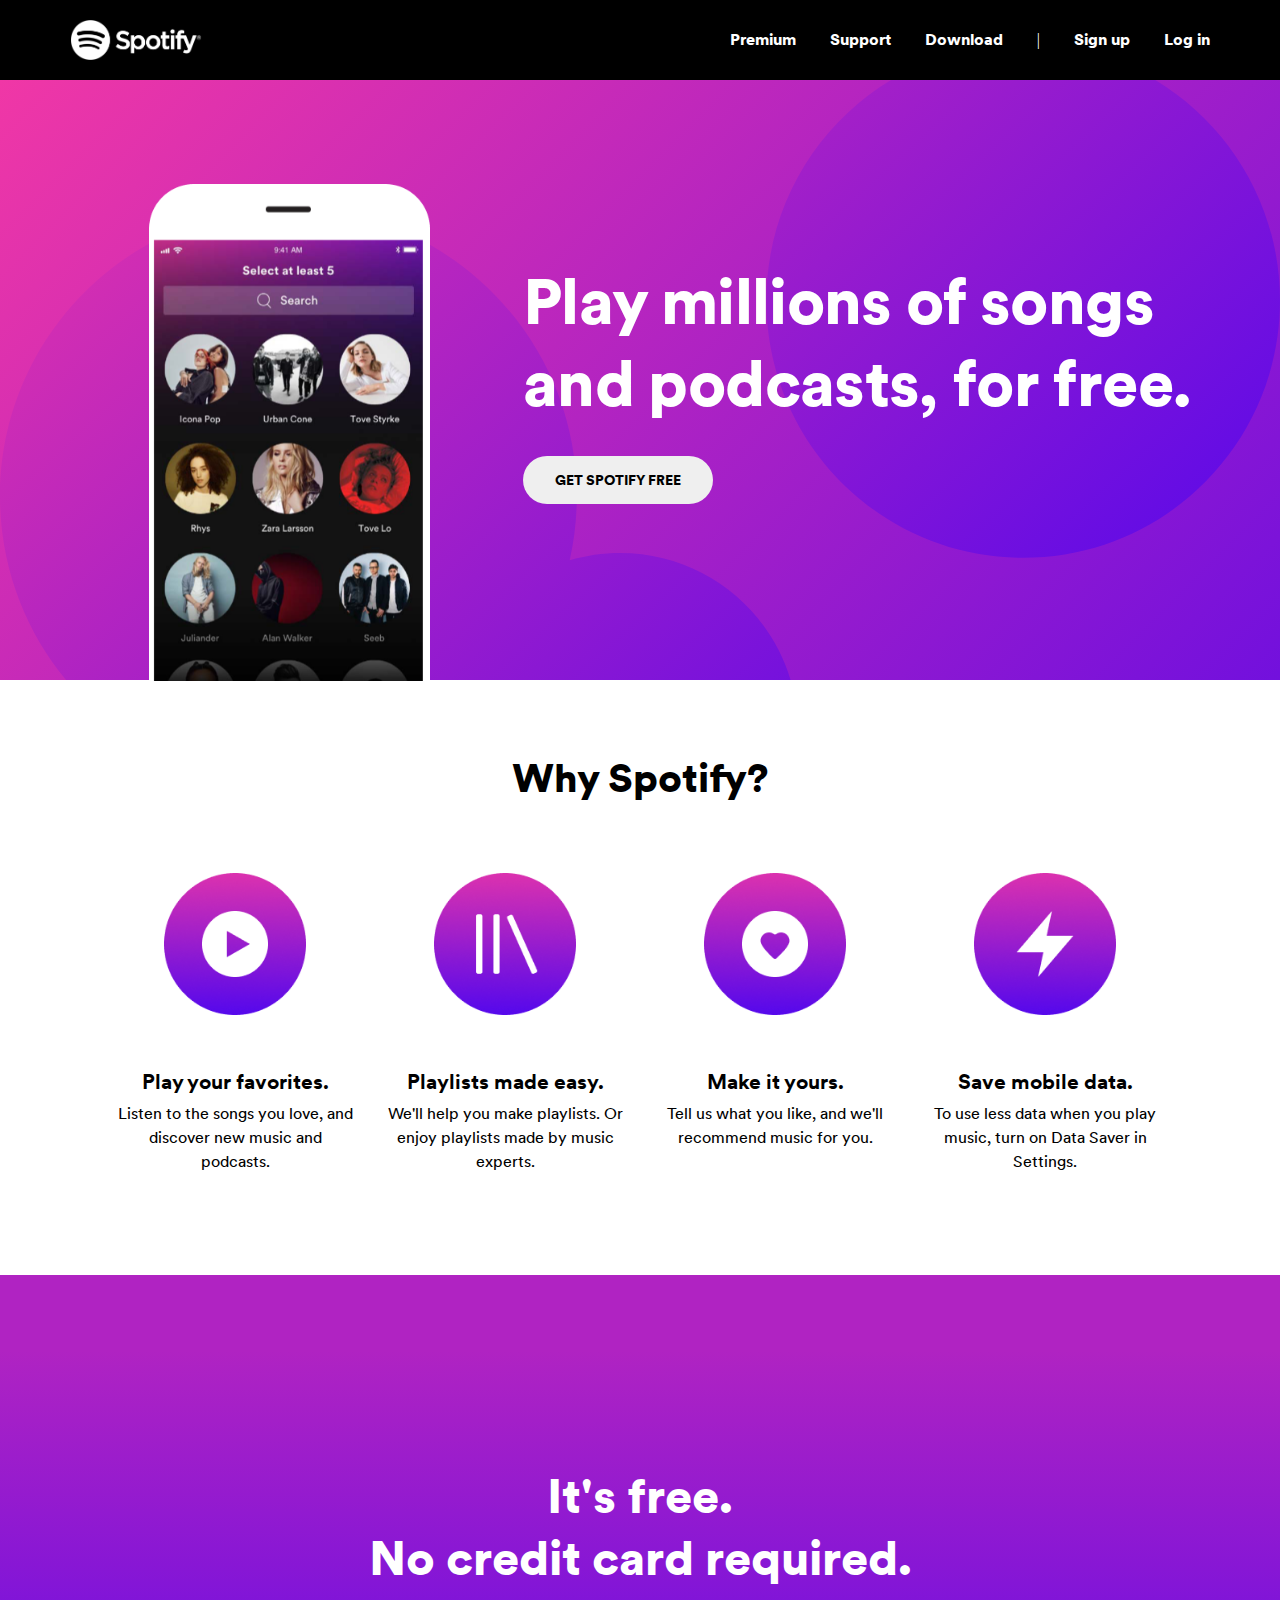
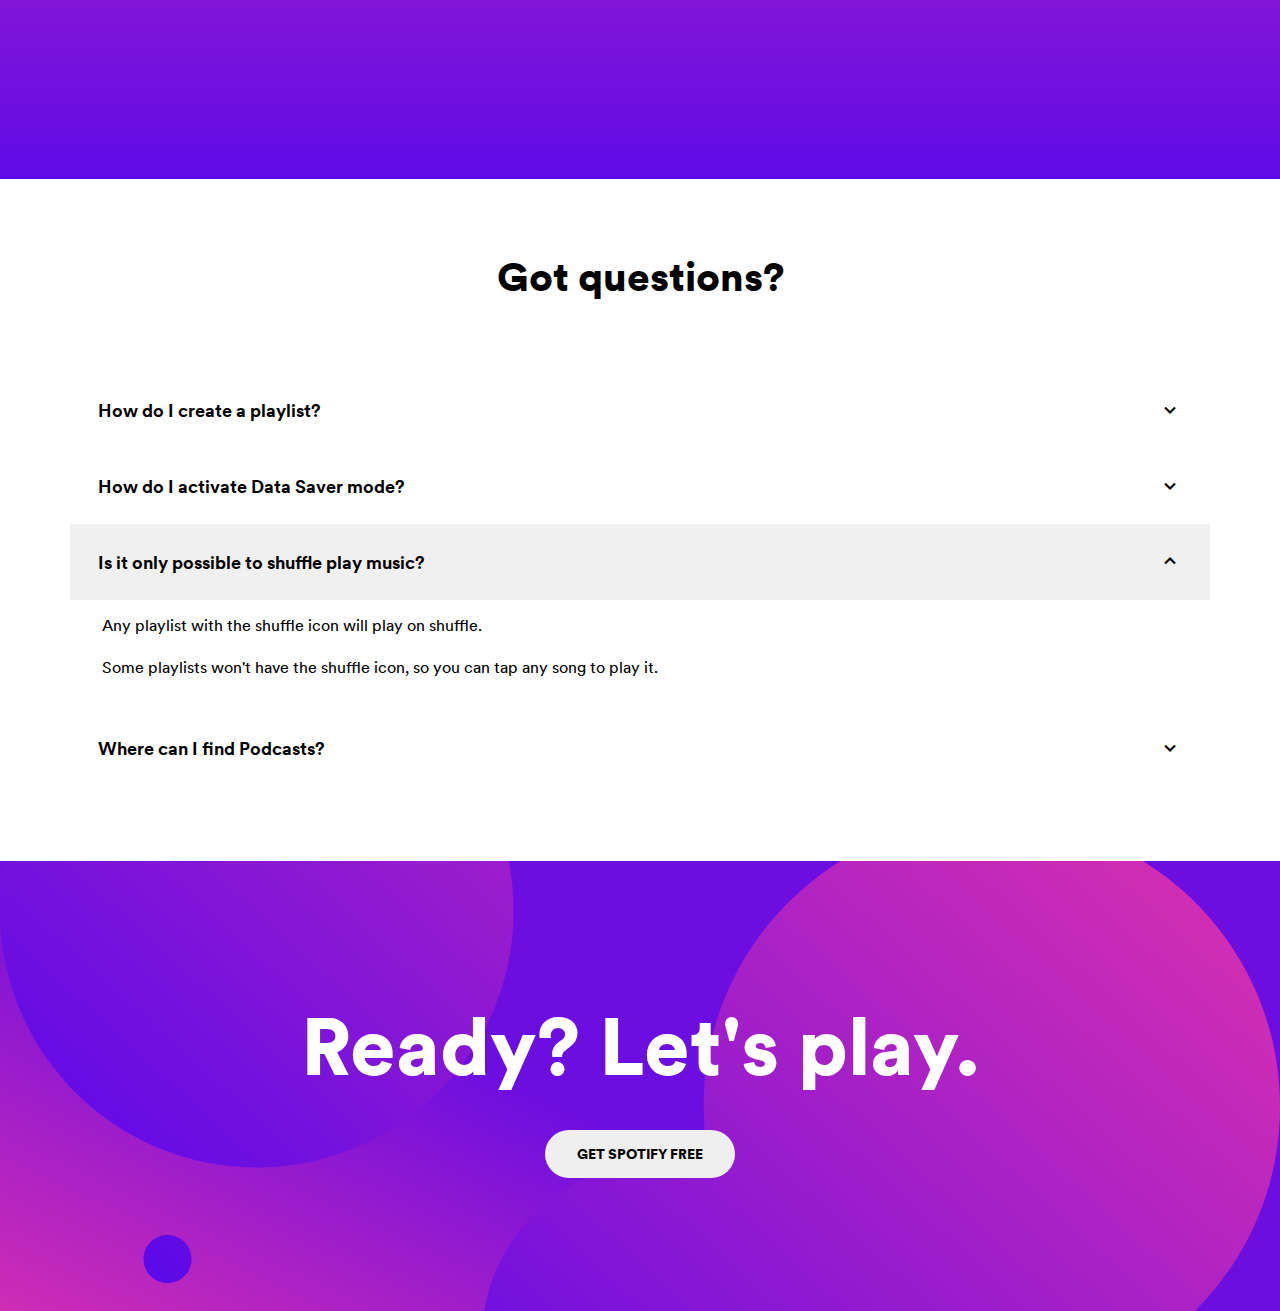
<file: index.html>
<!DOCTYPE html>
<html lang="en">

<head>
    <meta charset="UTF-8">
    <meta http-equiv="X-UA-Compatible" content="IE=edge">
    <meta name="viewport" content="width=device-width, initial-scale=1.0">
    <title>Play free on mobile - Spotify - Spotify (IN)</title>
    <link rel="stylesheet" href="styles.css">
    <link href='https://unpkg.com/boxicons@2.1.2/css/boxicons.min.css' rel='stylesheet'>
</head>

<body>
    <nav>
        <div class="navBar">
            <img class="logo" src="assets/spotify logo.png"></img>
            <div class="hamburger">
                <i class='bx bx-menu' style='color:#ffffff'></i>
            </div>
            <ul class="navList">
                <li class="navItems">Premium</li>
                <li class="navItems">Support</li>
                <li class="navItems">Download</li>
                <li class="navItems line">|</li>
                <li class="navItems">Sign up</li>
                <li class="navItems lastItem">Log in</li>
            </ul>
        </div>
    </nav>

    <section class="heroSection">
        <div class="heroWidth">
            <div class="phoneDiv">
                <img class="phoneImg" src="assets/mobie-screen-1.png">
            </div>
            <div class="heroDiv">
                <h1 class="heroContent font-medium">Play millions of songs and podcasts, for free.</h1>
                <button>Get spotify free</button>
            </div>
        </div>

    </section>

    <section class="featuresSection">
        <h1 class="heading">Why Spotify?</h1>
        <div class="featureDiv">
            <div class="feature">
                <img src="assets/play-btn.png" alt="" class="featureImg">
                <div class="featureInfo">
                    <p class="featureHeading font-bold">Play your favorites.</p>
                    <p class="featureContent font-light">Listen to the songs you love, and discover new music and
                        podcasts.</p>
                </div>
            </div>
            <div class="feature">
                <img src="assets/library-btn.png" alt="" class="featureImg">
                <div class="featureInfo">
                    <p class="featureHeading font-bold">Playlists made easy.</p>
                    <p class="featureContent font-light">We'll help you make playlists. Or enjoy playlists made by music
                        experts.
                    </p>
                </div>
            </div>
            <div class="feature">
                <img src="assets/like-btn.png" alt="" class="featureImg">
                <div class="featureInfo">
                    <p class="featureHeading font-bold">Make it yours.</p>
                    <p class="featureContent font-light">Tell us what you like, and we'll recommend music for you.</p>
                </div>
            </div>
            <div class="feature">
                <img src="assets/data-btn.png" alt="" class="featureImg">
                <div class="featureInfo">
                    <p class="featureHeading font-bold">Save mobile data.</p>
                    <p class="featureContent font-light">To use less data when you play music, turn on Data Saver in
                        Settings.</p>
                </div>
            </div>
        </div>
    </section>

    <section class="">
        <div class="freeSection">
            <img src="assets/mobile-screen-2.png" alt="" class="mobileScreen2">
            <div class="glare"></div>
        </div>

        <div class="freeInfo">
            <h2 class="freeContent font-medium">It's free.<br>No credit card required.</h2>
        </div>
    </section>

    <section class="faqSection">
        <h1 class="heading">Got questions?</h1>

        <div class="questionsDiv">
            <p class="question font-bold">How do I create a playlist?</p>
            <i class='bx bx-chevron-down'></i>
        </div>
        <div class="questionsDiv">
            <p class="question font-bold">How do I activate Data Saver mode?</p>
            <i class='bx bx-chevron-down'></i>
        </div>
        <div class="faqDiv">
            <div class="questionsDiv active">
                <p class="question font-bold">Is it only possible to shuffle play music?</p>
                <i class='bx bx-chevron-up'></i>
            </div>
            <p class="answer font-light">Any playlist with the shuffle icon will play on shuffle.<br><br>Some playlists
                won't have
                the
                shuffle icon, so you can tap any song to play it.</p>
        </div>
        <div class="questionsDiv">
            <p class="question font-bold">Where can I find Podcasts?</p>
            <i class='bx bx-chevron-down'></i>
        </div>

    </section>

    <section class="readySection">
        <h1 class="readyContent font-medium">Ready? Let's play.</h1>
        <button>Get spotify free</button>
    </section>
</body>

</html>
</file>
<file: styles.css>
@font-face {
  font-family: spotify-bold;
  src: url(fonts/CircularSpotify-UI-Latin-OS2v3-Bold.woff2);
}
@font-face {
  font-family: spotify-medium;
  src: url(fonts/CircularSpotify-UI-Latin-OS2v3-Black.woff2);
}
@font-face {
  font-family: spotify-light;
  src: url(fonts/CircularSpotify-UI-Latin-OS2v3-Book.woff2);
}

* {
  margin: 0;
  padding: 0;
  box-sizing: border-box;
}

html {
  font-family: spotify, Helvetica, Arial, sans-serif;
}

li {
  list-style: none;
}

body {
  font-size: 2rem;
}

a {
  text-decoration: none;
  display: inline-block;
}

img {
  width: 100%;
  display: inline-block;
}

nav {
  background-color: #000;
}

.navBar {
  height: 54px;
  max-width: 750px;
  margin: 0 auto;
  display: flex;
  justify-content: space-between;
  align-items: center;
  padding: 0 15px;
}

.navList {
  display: none;
}

button {
  padding: 14px 32px;
  text-transform: uppercase;
  border-radius: 50px;
  border: 0;
  font-size: 14px;
  line-height: 20px;
  font-weight: 700;
  font-family: spotify-medium;
}

button:hover {
  cursor: pointer;
  transform: scale(1.04);
}

.font-light {
  font-family: spotify-light;
}

.font-medium {
  font-family: spotify-medium;
}

.font-bold {
  font-family: spotify-bold;
}

/******** NAV SECTION ********/

.logo {
  height: 27px;
  width: 89px;
}

.hamburger {
  width: 32px;
  height: 32px;
}

/******** HERO SECTION ********/

.heroSection {
  background: url(/assets/bubbles-mobile.svg) center center / 100% 927px
      no-repeat,
    linear-gradient(-45deg, rgb(108, 14, 224) -5%, rgb(240, 55, 166))
      rgb(108, 14, 224);
  min-height: 425px;
  padding: 80px 15px 70px;
}

.heroContent {
  color: #fff;
  font-size: 48px;
  margin-bottom: 32px;
}

.phoneDiv {
  display: none;
}

/******** FEATURE SECTION ********/

.featuresSection {
  padding: 35px 15px;
}

.heading {
  text-align: center;
  font-size: 28px;
  font-family: spotify-medium;
  margin-bottom: 32px;
  line-height: 32px;
}

.feature {
  display: flex;
  justify-content: flex-start;
  align-items: flex-start;
  height: 142px;
  margin-bottom: 20px;
}

.featureImg {
  aspect-ratio: 1;
  width: 30%;
  max-width: 115.83px;
  height: auto;
  margin-right: 20px;
}

.featureInfo {
  width: 63%;
  padding: 16px 0;
}

.featureHeading {
  font-size: 21px;
  margin-bottom: 10px;
  line-height: 21px;
}

.featureContent {
  font-size: 16px;
  line-height: 1.5;
}

/******** FREE SECTION ********/

.freeSection {
  background: url(/assets/bubbles-phone-mobile.svg) center top 16px / 506px
      512px no-repeat,
    white;
  background-position: center top 16px;
  background-repeat: no-repeat;
  height: 320px;
  display: flex;
  justify-content: center;
  align-items: center;
  flex-direction: column;
}

.mobileScreen2 {
  width: 250px;
  height: auto;
  box-shadow: 0px 0px 3px 2px rgba(0, 0, 0, 0.3);
  border-radius: 35px 35px 0 0;
}

.glare {
  width: 100%;
  height: 78px;
  background: linear-gradient(transparent, rgb(176, 35, 194));
  z-index: 10;
  margin-top: -75px;
}

.freeInfo {
  background: linear-gradient(rgb(176, 35, 194) 15%, rgb(96, 11, 231));
  padding: 70px 15px 80px;
}

.freeContent {
  color: #fff;
  font-size: 32px;
  text-align: center;
}

/******** FAQ SECTION ********/

.faqSection {
  padding: 35px 15px;
}

.faqDiv {
  font-size: 18px;
  font-weight: 900;
}

.questionsDiv {
  display: flex;
  justify-content: space-between;
  align-items: center;
  padding: 26px 28px;
}

.questionsDiv:hover {
  background-color: #f0f0f0;
  cursor: pointer;
}

.questionsDiv:hover .question {
  text-decoration: underline;
}

.active {
  background-color: #f0f0f0;
}

.question {
  padding-right: 10px;
  font-size: 18px;
}

.questionsDiv i {
  font-size: 24px;
}

.answer {
  padding: 15px 32px 32px;
  font-weight: 400;
  font-size: 16px;
}

.readySection {
  background: url(/assets/lets-play.svg) center center / 100% no-repeat,
    linear-gradient(-155deg, rgb(108, 14, 224) 55%, rgb(240, 55, 166) 115%)
      rgb(108, 14, 224);
  background-position: center center;
  background-repeat: no-repeat;
  padding: 112px 15px;
  display: flex;
  flex-direction: column;
  justify-content: center;
  align-items: center;
  text-align: center;
}

.readyContent {
  color: #fff;
  font-size: 48px;
  margin-bottom: 32px;
}

@media (min-width: 768px) {
  .heroSection {
    background: url(/assets/bubbles-dktp.svg) center -138px / 100% 1068px no-repeat,
      linear-gradient(-45deg, rgb(108, 14, 224) -5%, rgb(240, 55, 166));
    min-height: 450px;
  }

  .heroContent {
    font-size: 64px;
  }

  .heading {
    font-size: 40px;
    line-height: 46px;
    margin-bottom: 72px;
  }

  .featuresSection {
    padding: 75px 15px;
  }

  .featureDiv {
    max-width: 750px;
    margin: 0 auto;
    display: flex;
    flex-wrap: wrap;
  }

  .feature {
    max-width: 360px;
  }

  .featureInfo {
    width: 55%;
  }

  .freeSection {
    display: none;
  }

  .freeContent {
    font-size: 40px;
  }

  .faqSection {
    padding: 75px 15px;
  }

  .readyContent {
    font-size: 60px;
  }
}

@media (min-width: 992px) {
  .navBar {
    height: 80px;
    margin: 0 auto;
    padding: 0 15px;
    max-width: 970px;
  }

  .hamburger {
    display: none;
  }

  .logo {
    height: 40px;
    width: 132px;
  }

  .navList {
    display: flex;
  }

  .navItems {
    color: #fff;
    font-size: 16px;
    padding: 28px 17px;
    line-height: 24px;
    font-family: spotify-medium;
  }

  .navItems:hover {
    color: #1ed760;
    cursor: pointer;
  }

  .lastItem {
    padding: 28px 0 28px 17px;
  }

  .line {
    font-family: none;
    font-size: 16px;
    font-weight: 400;
  }

  .line:hover {
    color: #fff !important;
  }

  .heroSection {
    padding: 0px;
    height: 600px;
  }

  .heroContent {
    letter-spacing: -0.64px;
  }

  .heroWidth {
    max-width: 1170px;
    display: flex;
    margin: 0 auto;
  }

  .phoneDiv {
    display: block;
    width: 40%;
  }

  .phoneImg {
    padding-top: 104px;
    margin: 0 auto;
    display: block;
    width: 281px;
    height: auto;
  }

  .heroDiv {
    padding: 180px 15px 0px 0px;
    width: 60%;
  }

  .featureDiv {
    max-width: 940px;
  }

  .feature {
    max-width: 100%;
    width: 50%;
  }

  .freeInfo {
    padding: 190px 15px;
  }

  .freeContent {
    font-size: 48px;
  }

  .readySection {
    height: 450px;
    padding: 0;
  }

  .readyContent {
    font-size: 80px;
  }
}

@media (min-width: 1200px) {
  .navBar {
    max-width: 1170px;
  }

  .feature {
    flex-direction: column;
    align-items: center;
    width: 270px;
    height: 307px;
  }

  .featureDiv {
    max-width: 100%;
    flex-wrap: nowrap;
    text-align: center;
    justify-content: center;
  }

  .featureImg {
    margin: 0 auto 40px;
    width: 142px;
    max-width: 100%;
  }

  .featureInfo {
    width: 238px;
    margin: 0 auto;
  }

  .faqSection {
    margin: 0 auto;
    max-width: 1170px;
  }
}
</file>
